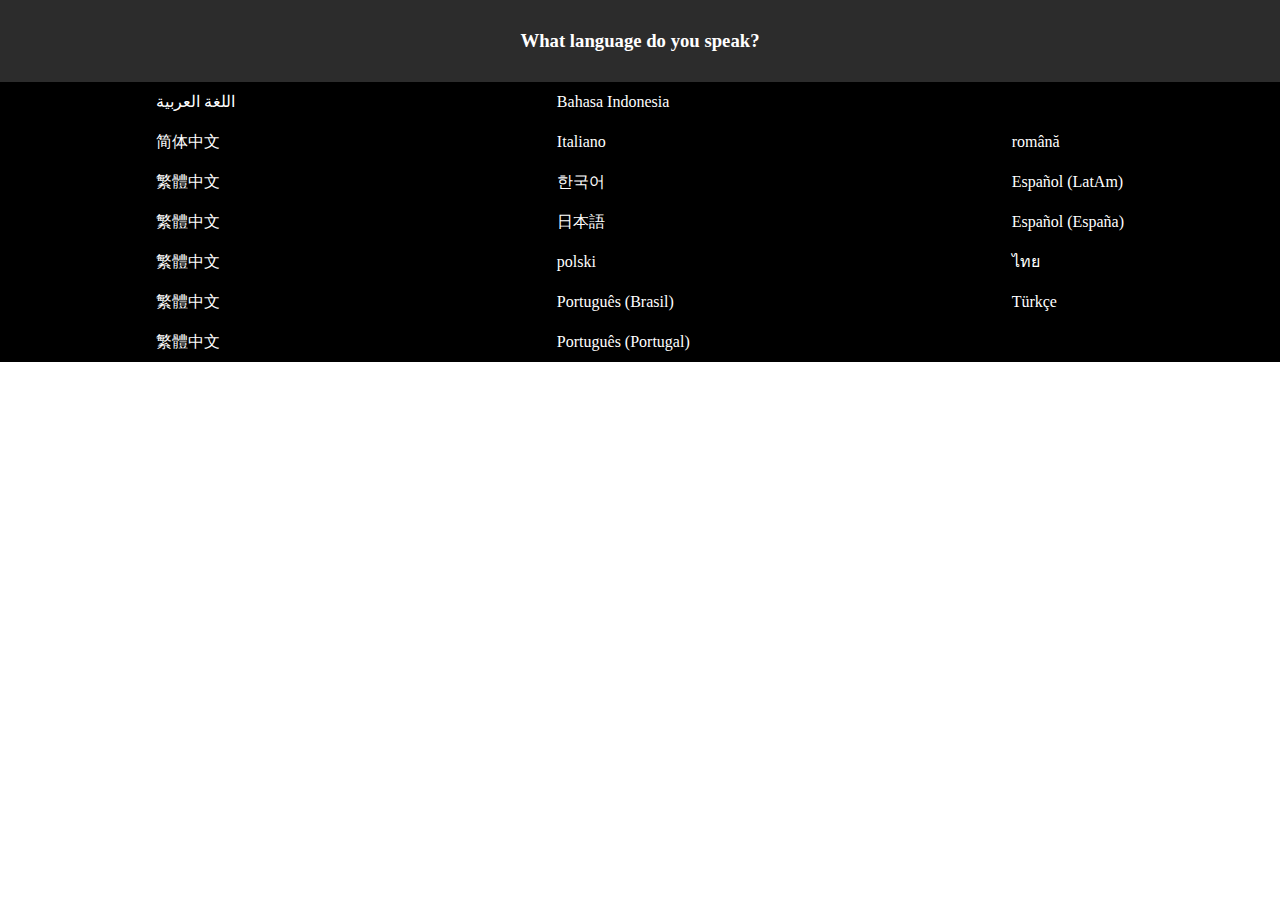
<file: dropdown se1/index.html>
<!DOCTYPE html>
<html lang="en">
<head>
    <meta charset="UTF-8">
    <meta name="viewport" content="width=device-width, initial-scale=1.0">
    <title>dropdown</title>
    <link rel="stylesheet" href="../dropdown se1/styles.css">
</head>
<body>
    <div class="wrapper-drp">
        <h3 class="hh3">What language do you speak?</h3>

        <div class="dropdown-head">
            <div class="dropdown-body">
                <ul>
                    <li><a href="">اللغة العربية
                    </a></li>
                    <li><a href="">简体中文
                    </a></li>
                    <li><a href="">繁體中文
                    </a></li>
                    <li><a href="">繁體中文
                    </a></li>
                    <li><a href="">繁體中文
                    </a></li>
                    <li><a href="">繁體中文
                    </a></li>
                    <li><a href="">繁體中文
                    </a></li>
                </ul>
            </div>
            <div class="dropdown-body">
                <ul>
                    <li><a href="">Bahasa Indonesia
                    </a></li>
                    <li><a href="">Italiano</a></li>
                    <li><a href=""> 한국어</a></li>
                    <li><a href=""> 日本語</a></li>
                    <li><a href="">polski</a></li>
                    <li><a href="">Português (Brasil)
                    </a></li>
                    <li><a href="">Português (Portugal)</a>
                    </li>
                </ul>
            </div>
            <div class="dropdown-body">
                <ul>
                    <li><a href="">română
                    </a></li>
                    <li><a href="">Español (LatAm)
                    </a></li>
                    <li><a href="">Español (España)
                    </a></li>
                    <li><a href="">ไทย
                    </a></li>
                    <li><a href="">Türkçe
                    </a></li>
                </ul>
            </div>
        </div>
    </div>
</body>
</html>
</file>
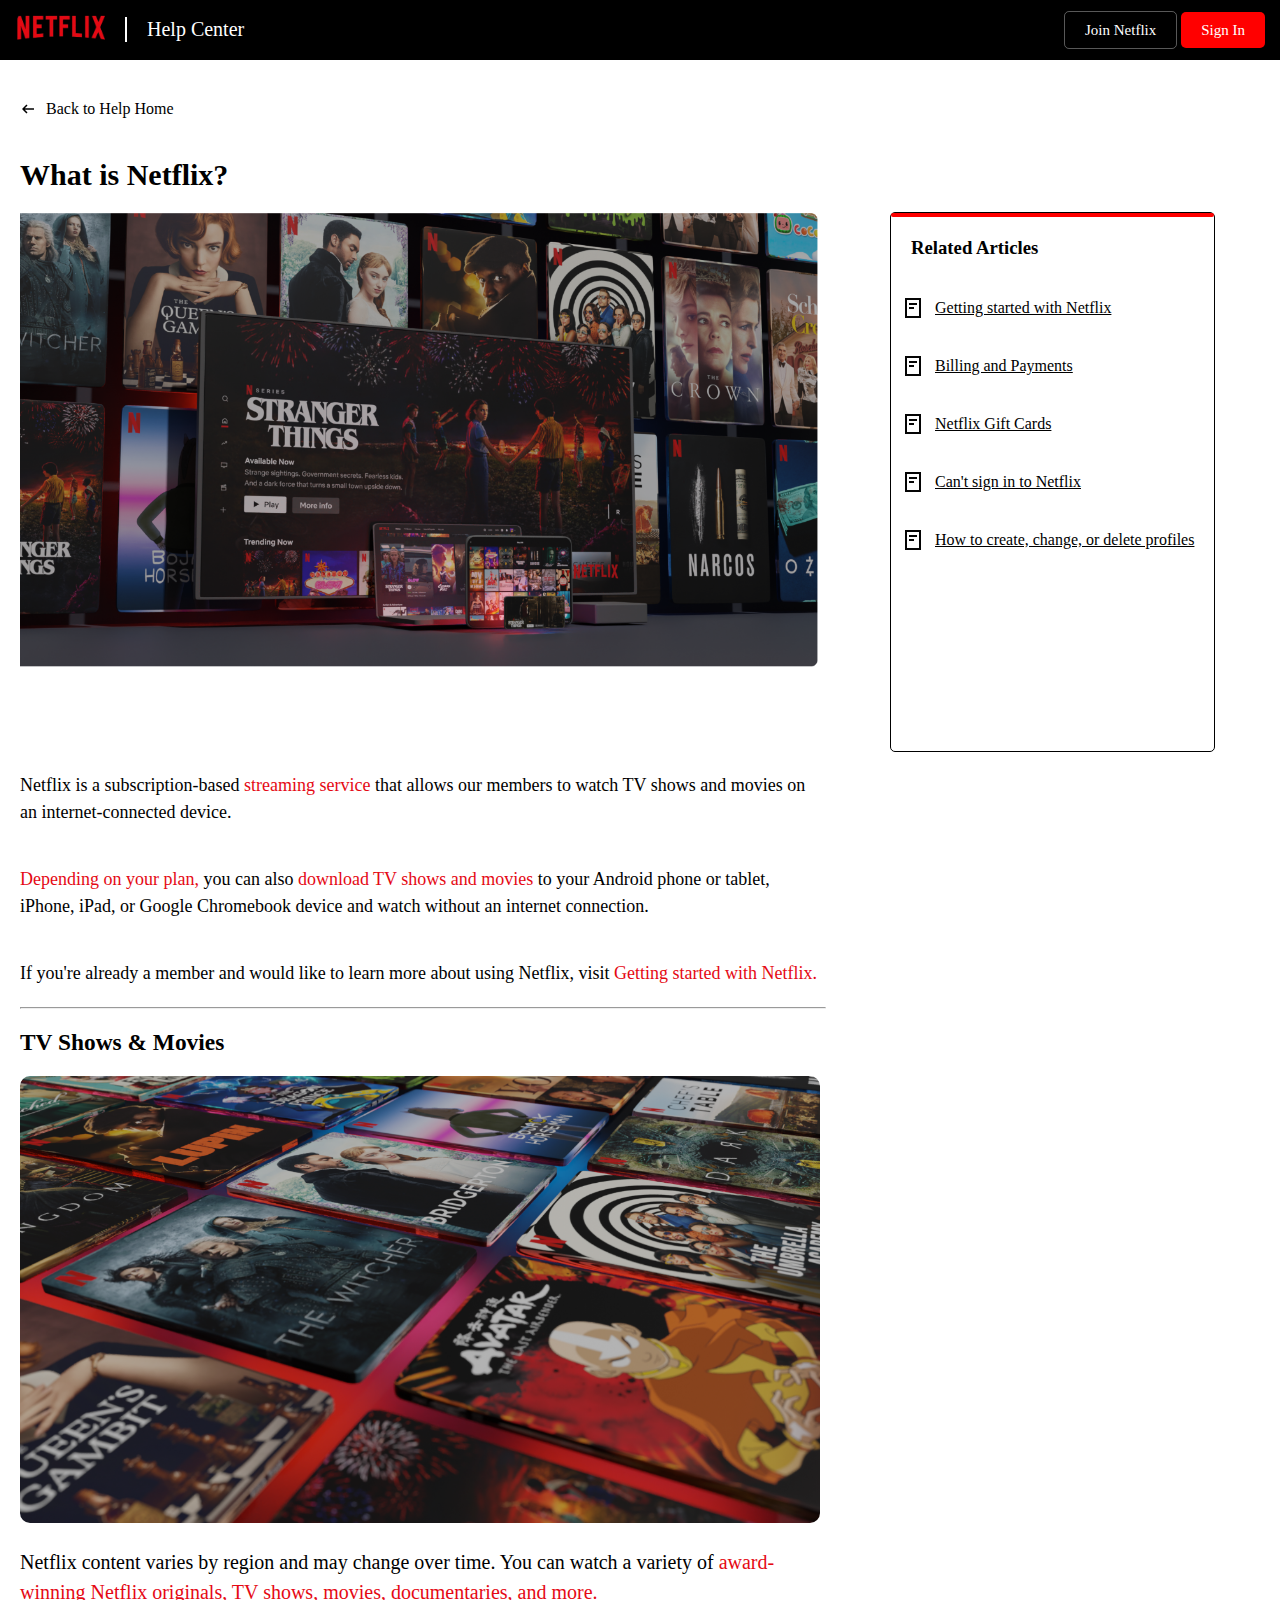
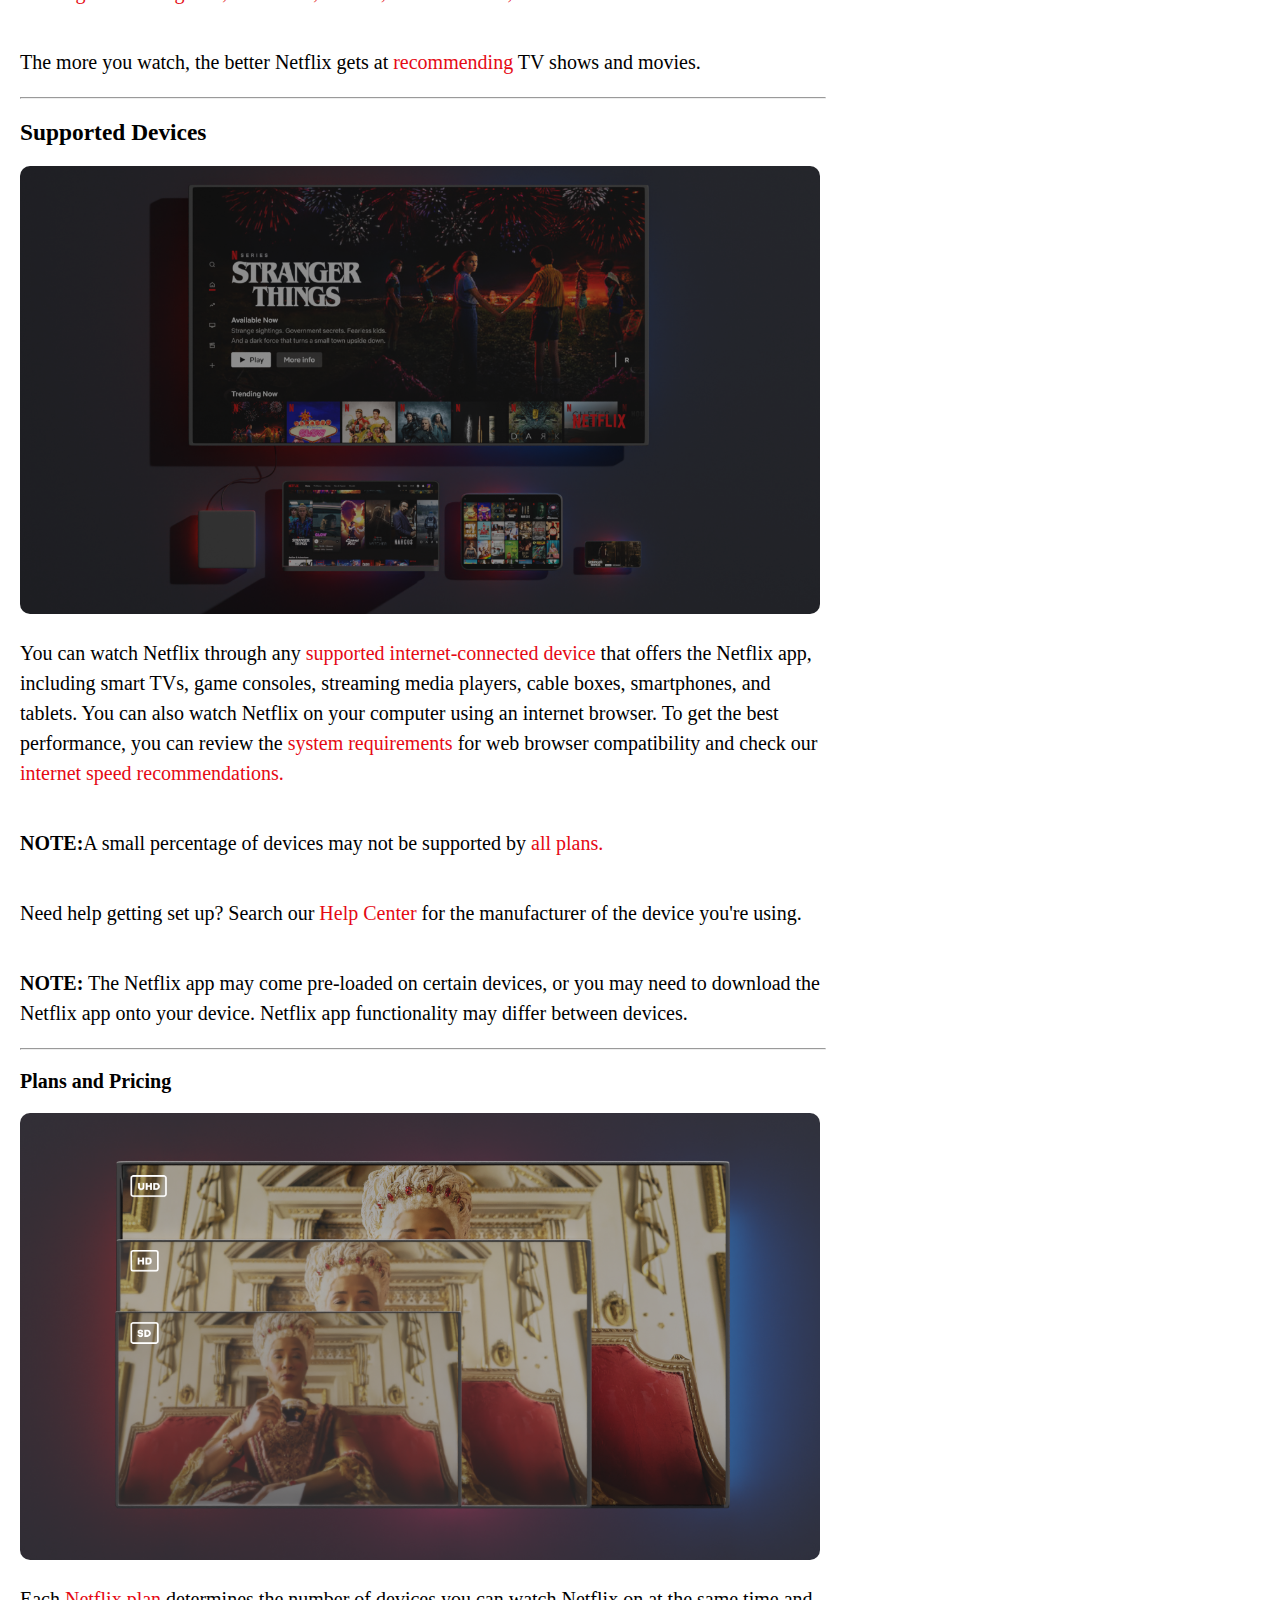
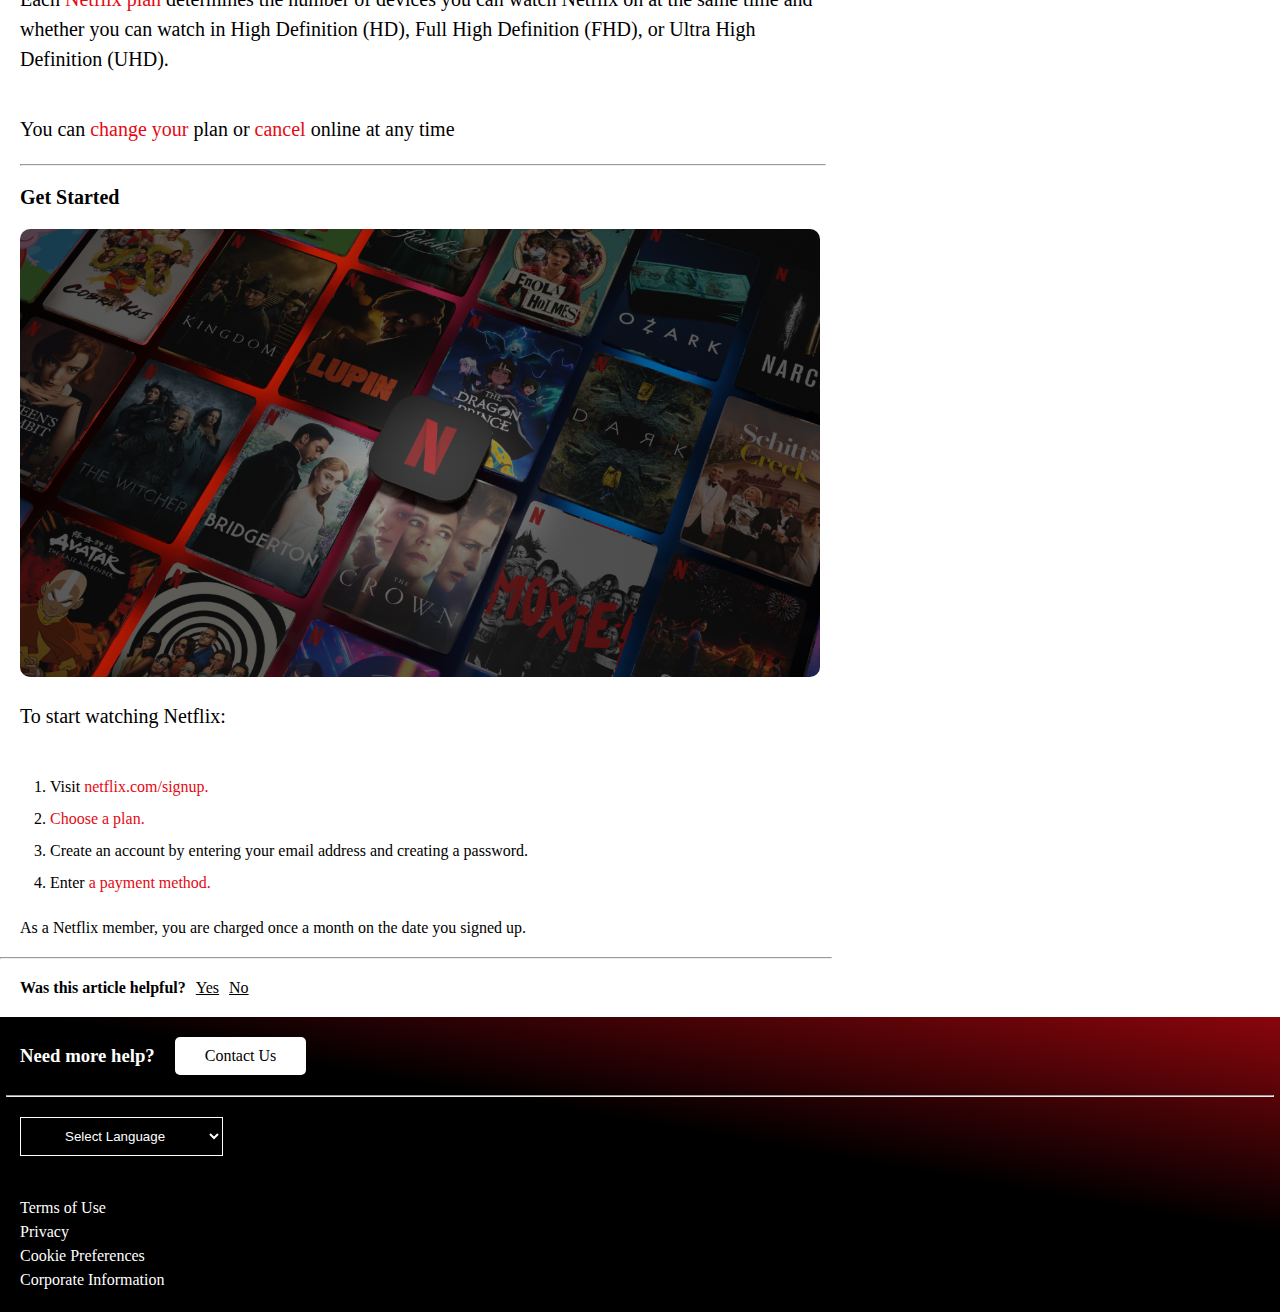
<file: FAQ/index.html>
<!DOCTYPE html>
<html lang="en">
<head>
    <meta charset="UTF-8">
    <meta name="viewport" content="width=device-width, initial-scale=1.0">
    <title>faq</title>
    <link rel="stylesheet" href="../FAQ/styles.css">
</head>
<body>
    <nav>
        <div class="faq-wrp">
            <div class="second-ing">
                <img src="../image/netflix lll.png" alt="" height="30px" style="padding: 0;">
                <div class="help1">Help Center</div>
            </div>
            <div class="faq-img">
                <a href=""><img src="../image/logooo-removebg-preview (1).png" alt="" width="90px"></a>
                <span class="line"></span>
                <a href="">Help Center</a>
            </div>
    

            <div class="faq-2nd">
                    <a class="Join" href="">Join Netflix</a>
                <a class="Sign" href="">Sign In</a>
            </div>
        </div>
    </nav>


    <div class="container">
       <div class="arrow">
            <a href=""> <svg width="16" height="16" viewBox="0 0 16 16" fill="none" xmlns="http://www.w3.org/2000/svg">
                <path fill-rule="evenodd" clip-rule="evenodd" d="M4.81 8.74697H13.9966V7.24697H4.81095L7.52932 4.52961L6.46886 3.46875L2.46959 7.46654C2.32891 7.60716 2.24985 7.79791 2.24982 7.99683C2.24978 8.19574 2.32876 8.38652 2.46939 8.5272L6.46866 12.528L7.52952 11.4675L4.81 8.74697Z" fill="black"></path>
            </svg>Back to Help Home</a>
       </div>
        <h1>What is Netflix?</h1>
        <div class="first-image-r">
            <span class="disokay"><img  src="../image/faq img1.png" alt="" width="800px"></span>
            <div class="arrange">                
                <div class="middle-line"></div>
                <h3>Related Articles</h3>
                <ul>
                    <li><svg width="24" height="24" viewBox="0 0 24 24" fill="none" xmlns="http://www.w3.org/2000/svg">
                        <rect x="8" y="7" width="8" height="2" fill="#050505"></rect>
                        <rect x="8" y="11" width="5" height="2" fill="#050505"></rect>
                        <path fill-rule="evenodd" clip-rule="evenodd" d="M18 4H6V20H18V4ZM4 2V22H20V2H4Z" fill="#050505"></path>
                      </svg><a href="">Getting started with Netflix</a></li>
                    <li><svg width="24" height="24" viewBox="0 0 24 24" fill="none" xmlns="http://www.w3.org/2000/svg">
                        <rect x="8" y="7" width="8" height="2" fill="#050505"></rect>
                        <rect x="8" y="11" width="5" height="2" fill="#050505"></rect>
                        <path fill-rule="evenodd" clip-rule="evenodd" d="M18 4H6V20H18V4ZM4 2V22H20V2H4Z" fill="#050505"></path>
                      </svg><a href="">Billing and Payments</a></li>
                    <li><svg width="24" height="24" viewBox="0 0 24 24" fill="none" xmlns="http://www.w3.org/2000/svg">
                        <rect x="8" y="7" width="8" height="2" fill="#050505"></rect>
                        <rect x="8" y="11" width="5" height="2" fill="#050505"></rect>
                        <path fill-rule="evenodd" clip-rule="evenodd" d="M18 4H6V20H18V4ZM4 2V22H20V2H4Z" fill="#050505"></path>
                      </svg><a href="">Netflix Gift Cards</a></li>
                    <li><svg width="24" height="24" viewBox="0 0 24 24" fill="none" xmlns="http://www.w3.org/2000/svg">
                        <rect x="8" y="7" width="8" height="2" fill="#050505"></rect>
                        <rect x="8" y="11" width="5" height="2" fill="#050505"></rect>
                        <path fill-rule="evenodd" clip-rule="evenodd" d="M18 4H6V20H18V4ZM4 2V22H20V2H4Z" fill="#050505"></path>
                      </svg><a href="">Can't sign in to Netflix</a></li>
                    <li><svg width="24" height="24" viewBox="0 0 24 24" fill="none" xmlns="http://www.w3.org/2000/svg">
                        <rect x="8" y="7" width="8" height="2" fill="#050505"></rect>
                        <rect x="8" y="11" width="5" height="2" fill="#050505"></rect>
                        <path fill-rule="evenodd" clip-rule="evenodd" d="M18 4H6V20H18V4ZM4 2V22H20V2H4Z" fill="#050505"></path>
                      </svg><a href="">How to create, change, or delete profiles</a></li>
                </ul>
            </div>
        </div>

        <div class="inner-text">
            <p>
                Netflix is a subscription-based <a href="">streaming service</a> that allows our members to watch TV shows and movies on an internet-connected device.
            </p>
    
            <p>
               <a href=""> Depending on your plan,</a> you can also <a href="">download TV shows and movies</a> to your Android phone or tablet, iPhone, iPad, or Google Chromebook device and watch without an internet connection.
            </p>
    
            <p>
                If you're already a member and would like to learn more about using Netflix, visit <a href="">Getting started with Netflix.</a>
            </p>

        </div>

        <hr>
        <div class="tv-show"> <h3>TV Shows & Movies</h3></div>

        <div class="snd-faqimg">
            <img src="../image/faq img 2.png" alt="" width="800px">

            <p>Netflix content varies by region and may change over time. You can watch a variety of <a href=""> award-winning Netflix originals, TV shows, movies, documentaries, and more.</a></p>

            <p>The more you watch, the better Netflix gets at <a href="">recommending</a> TV shows and movies.</p>
        </div>

        <hr>

        <div class="tv-show"> <h3>Supported Devices</h3></div>

        <div class="snd-faqimg">
            <img src="../image/faq img 3.png" alt="" width="800px">
            <p>
                You can watch Netflix through any <a href="">supported internet-connected device</a> that offers the Netflix app, including smart TVs, game consoles, streaming media players, cable boxes, smartphones, and tablets. You can also watch Netflix on your computer using an internet browser. To get the best performance, you can review the <a href="">system requirements</a> for web browser compatibility and check our <a href="">internet speed recommendations.</a>
            </p>
            <p>
                <strong>NOTE:</strong>A small percentage of devices may not be supported by <a href="">all plans.</a>
            </p>
            <p>
                Need help getting set up? Search our <a href="">Help Center</a> for the manufacturer of the device you're using.
            </p>
            <p>
               <strong>NOTE:</strong> The Netflix app may come pre-loaded on certain devices, or you may need to download the Netflix app onto your device. Netflix app functionality may differ between devices.
            </p>
        </div>
        <hr>
        <h3  class="tv-show">Plans and Pricing</h3>

        <div class="snd-faqimg">
            <img src="../image/faq img 4.png" alt="" width="800px">
            <p>
                Each <a href="">Netflix plan</a> determines the number of devices you can watch Netflix on at the same time and whether you can watch in High Definition (HD), Full High Definition (FHD), or Ultra High Definition (UHD).
            </p>

            <p>
                You can <a href="">change your</a> plan or <a href="">cancel</a> online at any time
            </p>
        </div>
        <hr>

        <h3 class="tv-show">Get Started</h3>

        <div class="snd-faqimg">
            <img src="../image/faq img5.png" alt="" width="800px">

            <p>To start watching Netflix:</p>
        </div>
    </div>

    <div class="last-page">
        <ol>
            <li>Visit <a href="">netflix.com/signup.</a></li>
            <li><a href="">Choose a plan.</a></li>
            <li>Create an account by entering your email address and creating a password.</li>
            <li>Enter <a href="">a payment method.</a></li>
        </ol>

        <p>As a Netflix member, you are charged once a month on the date you signed up.</p>

        <hr>

       <div class="yes">
           <strong>Was this article helpful?</strong>
           <a href="">Yes</a><a href="">No</a>
       </div>
    </div>

    <div class="footer">
            <span class="footer-fsth">
                <h3>Need more help?</h3>
                <span class="cus">Contact Us</span>
            </span>
        <hr class="ohr">

        <select name="" id="">
            <option value="">Select Language</option>
            <option value="">Espanol</option>
            <option value="">Filipino</option>
            <option value="">Espanol</option>
            <option value="">italiano</option>
            <option value="">Melayu</option>
            <option value="">Polski</option>
            <option value="">Romana</option>
            <option value="">Suomi</option>
            <option value="">Norsk Bokmal</option>
            <option value="">Suomi</option>
            <option value="">Svenska</option>
            <option value="">Nedalands</option>
            <option value="">Duetsch</option>
            <option value="">English</option>

        </select>

        <div class="footer-txt">
            <ul>
                <li><a href="">Terms of Use</a></li>
                <li><a href="">Privacy</a></li>
                <li><a href="">Cookie Preferences</a></li>
                <li><a href="">Corporate Information</a></li>
            </ul>
        </div>
    </div>
</body>
</html>
</file>
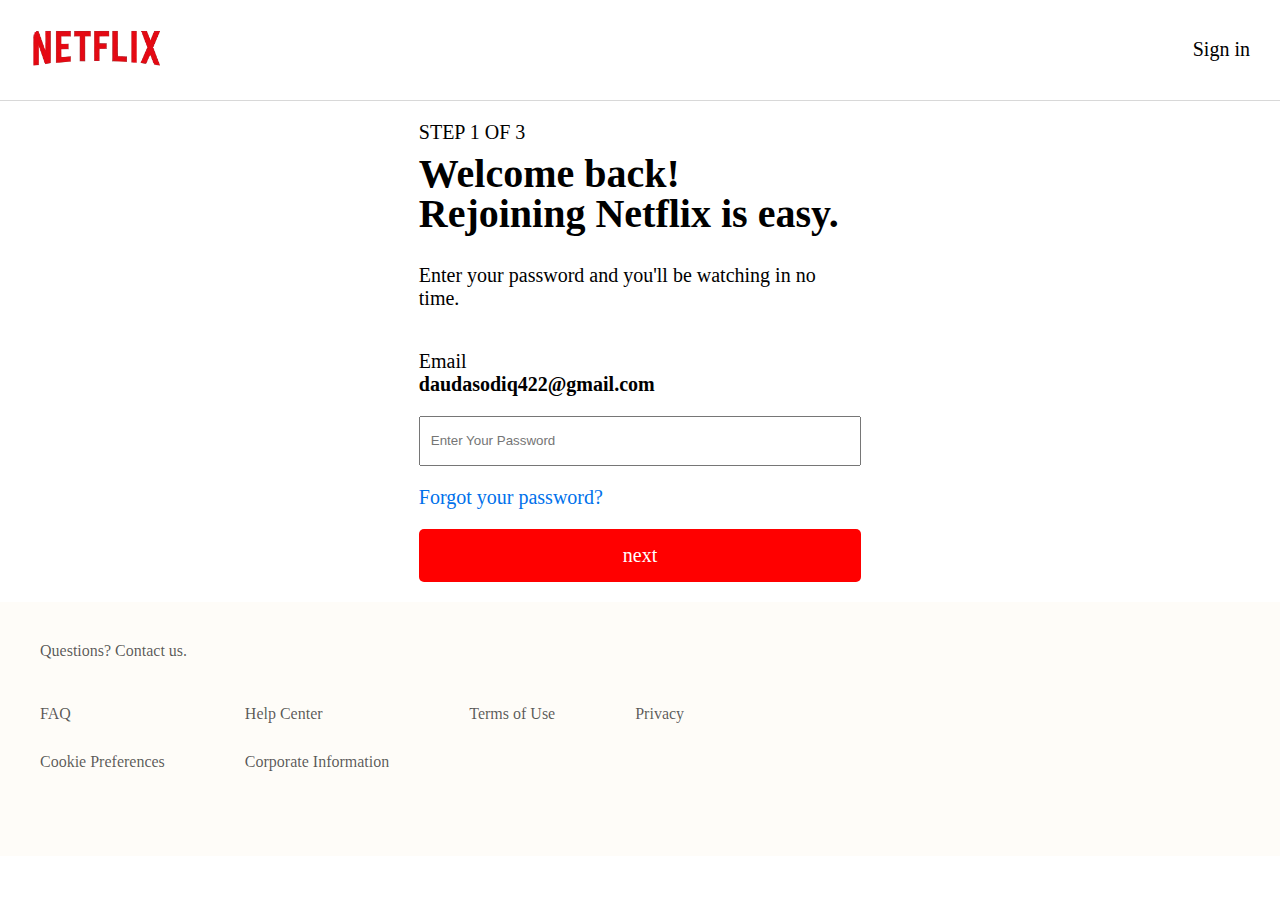
<file: GetStarted/index.html>
<!DOCTYPE html>
<html lang="en">
<head>
    <meta charset="UTF-8">
    <meta name="viewport" content="width=device-width, initial-scale=1.0">
    <title>GetStated</title>
    <link rel="stylesheet" href="../GetStarted/style.css">
</head>
<body>
    <header>
        <div class="header-wraper">
            <div><a href="../html/index.html"><img src="../image/logooo-removebg-preview (1).png" alt="" width="130px"></a></div>
            <div class="get-in"><a href="">Sign in</a></div>
        </div>
    </header>
  <!-- end of he header -->

  <!-- hero section -->
    <div class="hero-secwrp">
        <div class="hero-body">
            <p>STEP 1 OF 3</p>

            <div class="innertxt1">
                <p><h1>Welcome back!</h1></p>
                <p><h1>Rejoining Netflix is easy.</h1></p>
            </div>

            <p class="inertxt">Enter your password and you'll be watching in no time.</p>

            <div class="mailbox">
                <label for="">Email</label>

                <div><strong>daudasodiq422@gmail.com</strong></div>
            </div>

            <input type="password" placeholder="Enter Your Password" id="password" required>

            <div class="Forgot"><a href="">Forgot your password?</a></div>
            <div class="next"> <a href="">next</a></div>
        </div>
    </div>

    <footer>
        <div class="footer-wrap">
            <a class="Contact" href="">Questions? Contact us.</a>
            <div class="footer-body">
                <div>
                    <div><a href="">FAQ</a></div>
                    <div><a href="">Cookie Preferences</a></div>
                </div>
                <div>
                    <div><a href="">Help Center</a></div>
                    <div><a href="">Corporate Information</a></div>
                </div>
                <div>
                    <div><a href="">Terms of Use</a></div>
                </div>
                <div>
                    <div><a href="">Privacy</a></div>
                </div>
            </div>
        </div>
    </footer>
</body>
</html>
</file>
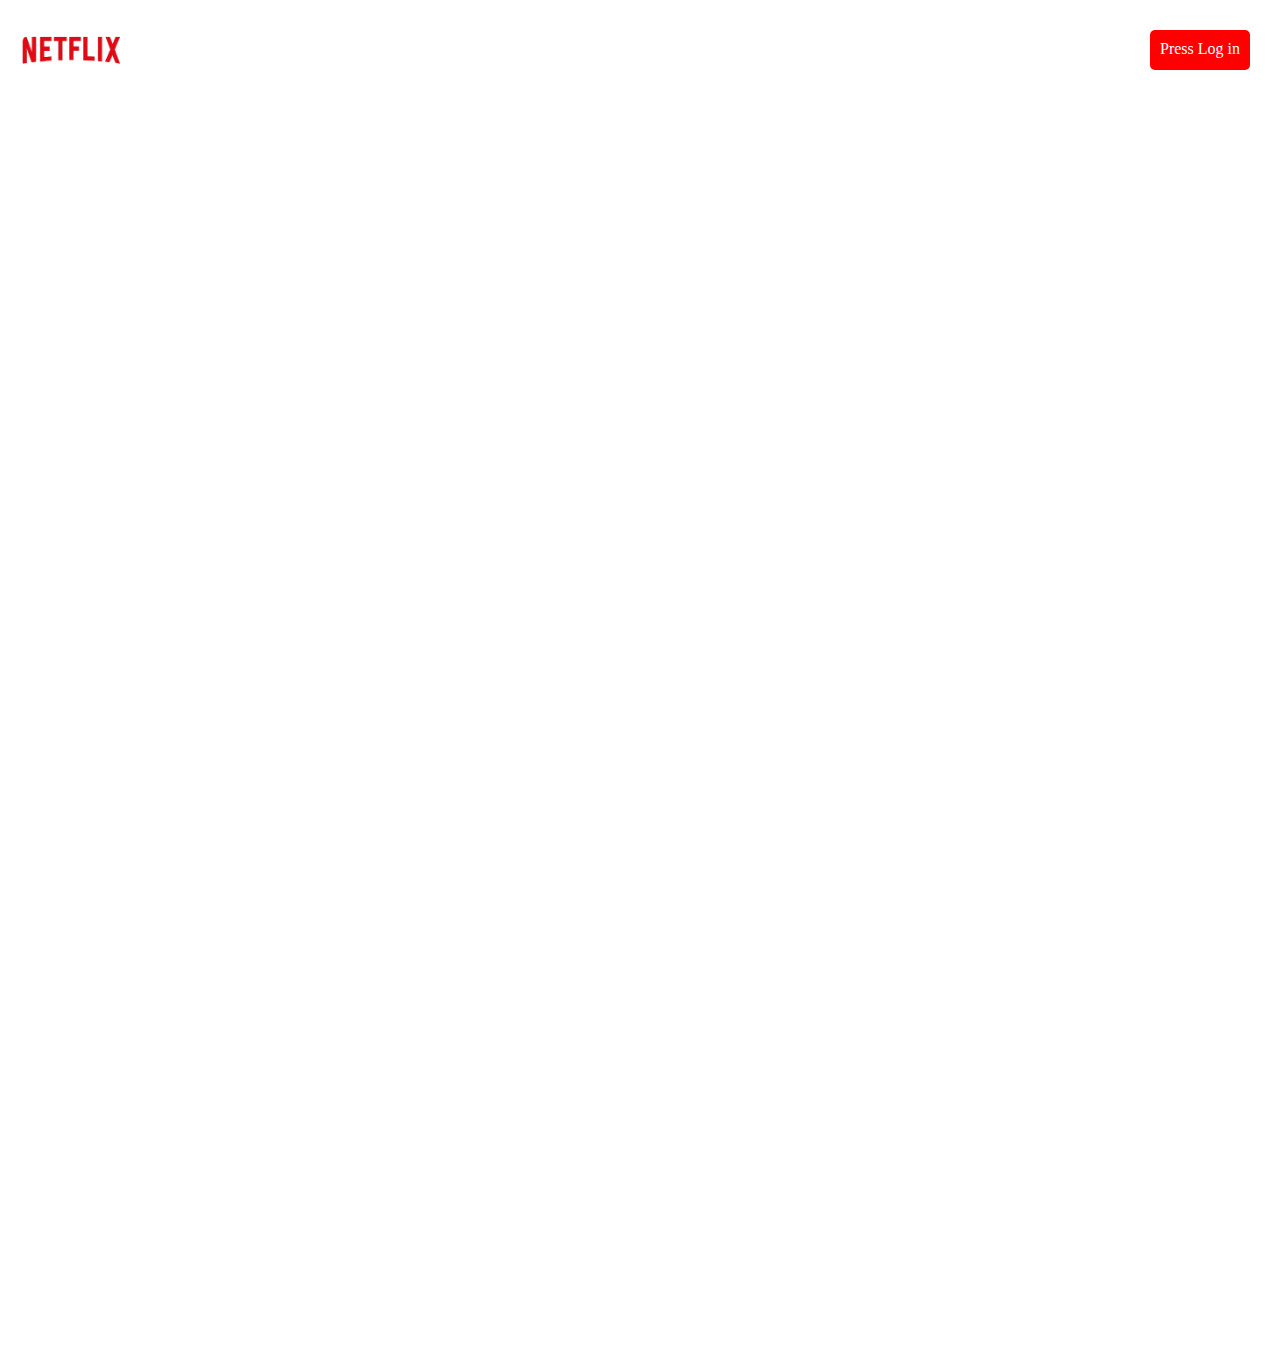
<file: media center/index.html>
<!DOCTYPE html>
<html lang="en">
<head>
    <meta charset="UTF-8">
    <meta name="viewport" content="width=device-width, initial-scale=1.0">
    <title>media</title>
    <link rel="stylesheet" href="../media center/styles.css">
</head>
<body>
    <div class="header">
        <nav>
            <div class="media-body">
                <div class="arrange">
                    <!-- <span class="header-img"></span> -->
                     <a href="">
                        <img src="../image/logooo-removebg-preview (1).png" alt="" width="100px">
                        <span>Media Center</span>
                     </a>
                </div>
    
                <div class="disok">
                    <ul>
                        <li><a class="" href="">English
                            <div class="wrapper-drp">
                                <h3 class="hh3">What language do you speak?</h3>
                        
                                <div class="dropdown-head">
                                    <div class="dropdown-body">
                                        <ul>
                                            <li><a href="">اللغة العربية
                                            </a></li>
                                            <li><a href="">简体中文
                                            </a></li>
                                            <li><a href="">繁體中文
                                            </a></li>
                                            <li><a href="">繁體中文
                                            </a></li>
                                            <li><a href="">繁體中文
                                            </a></li>
                                            <li><a href="">繁體中文
                                            </a></li>
                                            <li><a href="">繁體中文
                                            </a></li>
                                        </ul>
                                    </div>
                                    <div class="dropdown-body">
                                        <ul>
                                            <li><a href="">Bahasa Indonesia
                                            </a></li>
                                            <li><a href="">Italiano</a></li>
                                            <li><a href=""> 한국어</a></li>
                                            <li><a href=""> 日本語</a></li>
                                            <li><a href="">polski</a></li>
                                            <li><a href="">Português (Brasil)
                                            </a></li>
                                            <li><a href="">Português (Portugal)</a>
                                            </li>
                                        </ul>
                                    </div>
                                    <div class="dropdown-body">
                                        <ul>
                                            <li><a href="">română
                                            </a></li>
                                            <li><a href="">Español (LatAm)
                                            </a></li>
                                            <li><a href="">Español (España)
                                            </a></li>
                                            <li><a href="">ไทย
                                            </a></li>
                                            <li><a href="">Türkçe
                                            </a></li>
                                        </ul>
                                    </div>
                                </div>
                            </div> 
                        </a></li>
                        <li><a href="">Nigeria</a></li>
                        <li><a href="">Newsroom</a></li>
                        <li><a href="">Resourcess</a></li>
                        <span>
                            <li class="apply"><a href="">Apply</a></li>
                            <li class="log"><a href="">Press Log in</a></li>
                        </span>
                    </ul>
                </div>
            
            </div> 
        </nav>

        <div class="hero-section">
            <h3>Discover stories and </h3>
            <h3> experiences to share with</h3>
            <h3>Nigeria</h3>
        </div>
    </div>
  
</body>
</html>
</file>
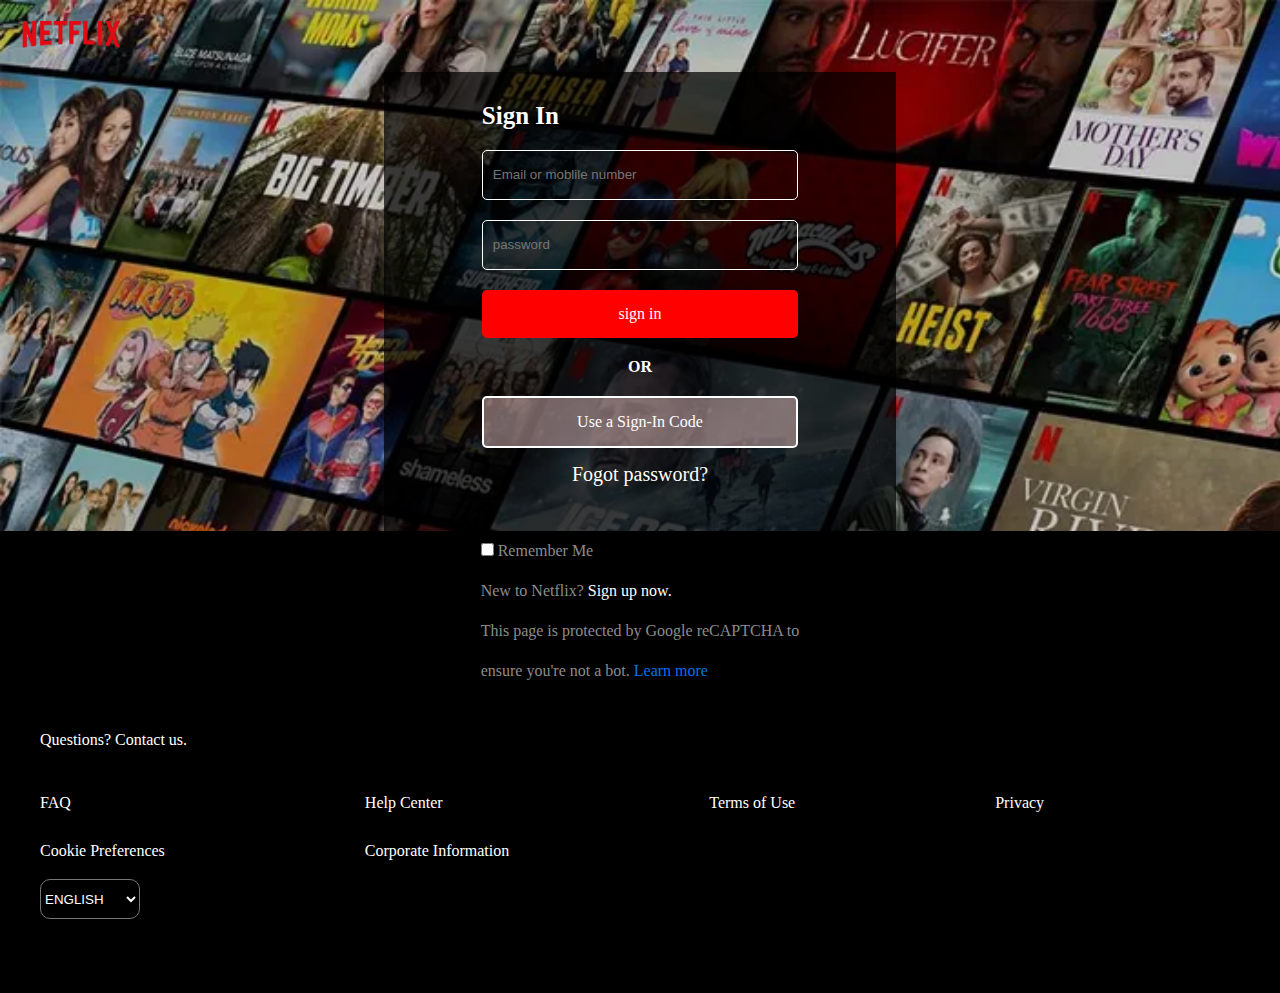
<file: sign up page/index.html>
<!DOCTYPE html>
<html lang="en">
<head>
    <meta charset="UTF-8">
    <meta name="viewport" content="width=device-width, initial-scale=1.0">
    <title>sign up</title>
    <link rel="stylesheet" href="../sign up page/styles.css">
</head>
<body>
    <header class="header">
        <div class="head-img">
            <img src="../image/logooo-removebg-preview (1).png" alt="" width="100px">
        </div>



        <section>

            <div class="hero-sec">
                <div>
                    <h3>Sign In</h3>
                </div>
    
                <div>
                    <div>
                        <div>
                            <input type="Email" placeholder="Email or moblile number" id="Email" required>
                        </div>
                    
                        <div>
                            <input type="password" placeholder="password" id="password" required>
                        </div>
                    </div>
                    <a class="anchor" href=""> sign in</a>
                </div>
                <div class="or-div">
                    <h4>OR</h4>
                </div>
                <a  class="s-code">Use a Sign-In Code</a>
                <a class="Fogot-p" href="">Fogot password?</a>
            </div>
     
        </section>

        <footer>
            <div class="container">
                <div class="contnt">
                    <input type="checkbox" placeholder="dhiduoc">
                    <label for="">Remember Me</label>
                    <div class="new">
                        New to Netflix? <a href="">Sign up now.</a>
                   </div>
                   <p>This page is protected by Google reCAPTCHA to </p>
                   <p class="ensure">ensure you're not a bot. <a href="">Learn more</a></p>
                </div>
            </div>
    
            <div class="footer-wrap">
                <a class="Contact" href="">Questions? Contact us.</a>
                <div class="footer-body">
                    <div>
                        <div><a href="">FAQ</a></div>
                        <div><a href="">Cookie Preferences</a></div>
                        <div class="option">
                            <select name="" id="">
                                <option value="ENGLISH">ENGLISH</option>
                            </select>
                        </div>
                    </div>
                    <div>
                        <div><a href="">Help Center</a></div>
                        <div><a href="">Corporate Information</a></div>
                    </div>
                    <div>
                        <div><a href="">Terms of Use</a></div>
                    </div>
                    <div>
                        <div><a href="">Privacy</a></div>
                    </div>
                </div>
            </div>
        </footer>
    </header>

   

   
</body>
</html>
</file>
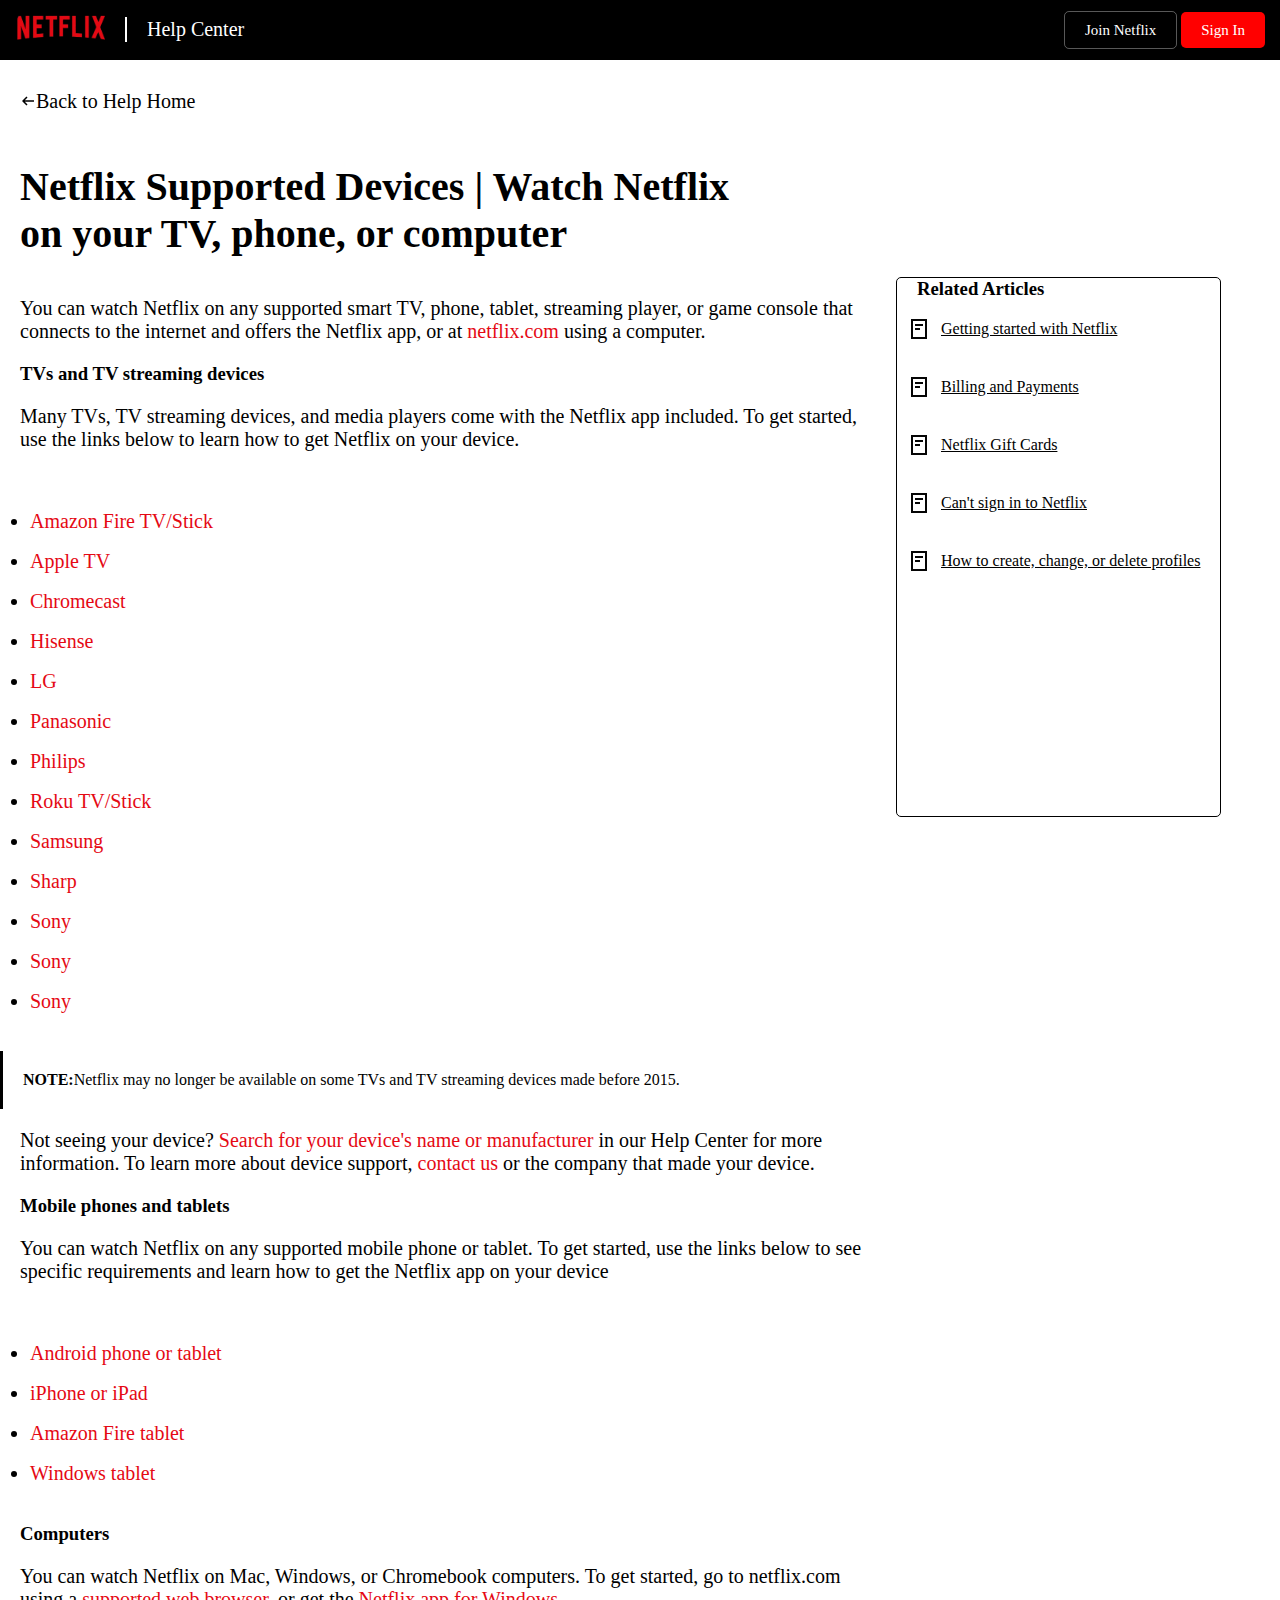
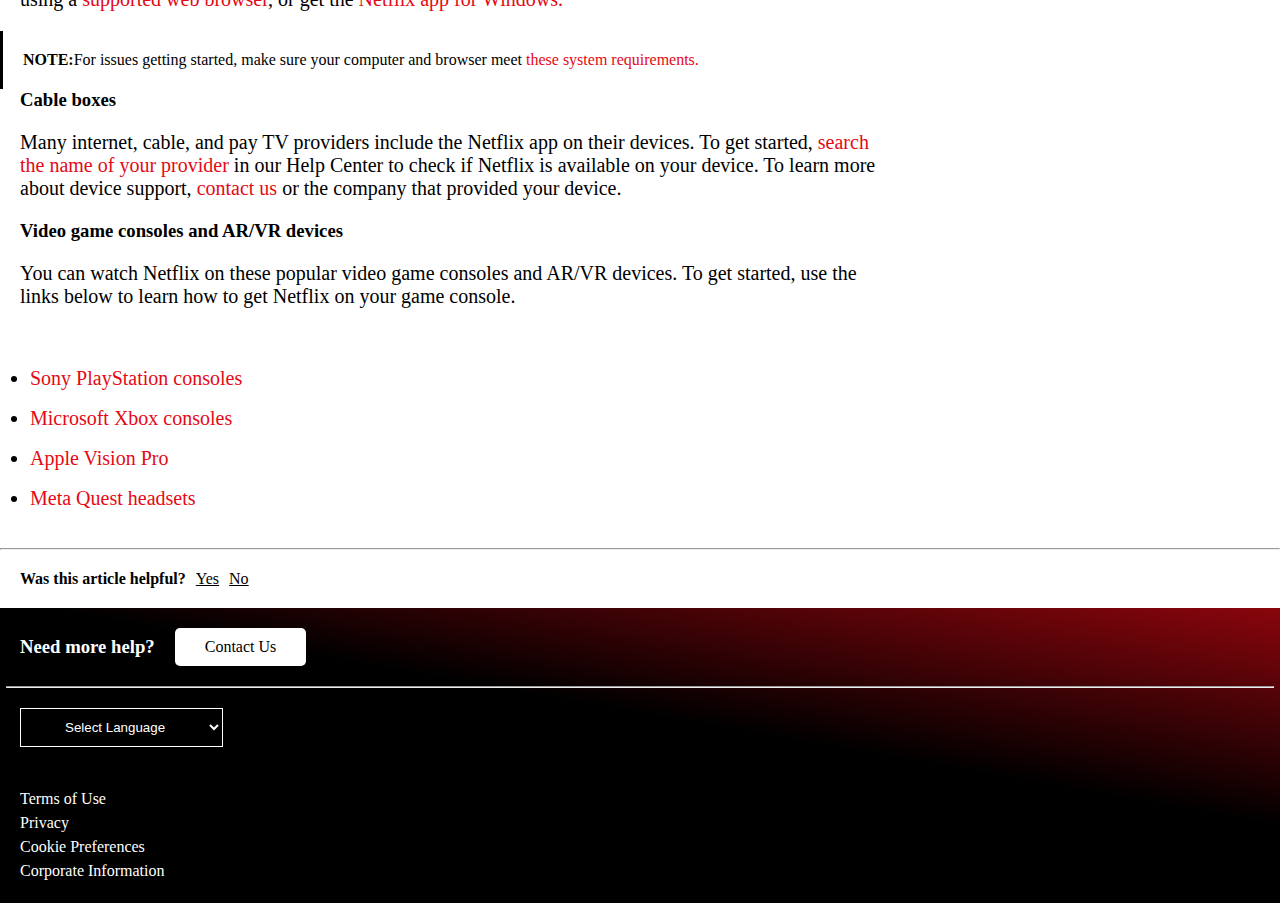
<file: waytowhatch/index.html>
<!DOCTYPE html>
<html lang="en">
<head>
    <meta charset="UTF-8">
    <meta name="viewport" content="width=device-width, initial-scale=1.0">
    <title>to watch</title>
    <link rel="stylesheet" href="../waytowhatch/styles.css">
</head>
<body>
    <nav>
        <div class="faq-wrp">
            <div class="second-ing">
                <img src="../image/netflix lll.png" alt="" height="30px" style="padding: 0;">
                <div class="help1">Help Center</div>
            </div>
            <div class="faq-img">
                <a href=""><img src="../image/logooo-removebg-preview (1).png" alt="" width="90px"></a>
                <span class="line"></span>
                <a href="">Help Center</a>
            </div>
    

            <div class="faq-2nd">
                    <a class="Join" href="">Join Netflix</a>
                <a class="Sign" href="">Sign In</a>
            </div>
        </div>
    </nav>

    <div class="container">
        
        <div>
            <div class="arrow">
                <a href=""> <svg width="16" height="16" viewBox="0 0 16 16" fill="none" xmlns="http://www.w3.org/2000/svg">
                    <path fill-rule="evenodd" clip-rule="evenodd" d="M4.81 8.74697H13.9966V7.24697H4.81095L7.52932 4.52961L6.46886 3.46875L2.46959 7.46654C2.32891 7.60716 2.24985 7.79791 2.24982 7.99683C2.24978 8.19574 2.32876 8.38652 2.46939 8.5272L6.46866 12.528L7.52952 11.4675L4.81 8.74697Z" fill="black"></path>
                </svg>Back to Help Home</a>
            </div>
            <div class="header">
                <h1>Netflix Supported Devices | Watch Netflix on your TV, phone, or computer</h1>
            </div>
        </div>
       
        <div class="okay">
            <div class="arranges">
                <p>You can watch Netflix on any supported smart TV, phone, tablet, streaming player, or game console that connects to the internet and offers the Netflix app, or at <a href="">netflix.com</a> using a computer.</p>
            </div>
            <div class="this-s">
                <div class="arrange">                
                    <h3>Related Articles</h3>
                    <ul>
                        <li><svg width="24" height="24" viewBox="0 0 24 24" fill="none" xmlns="http://www.w3.org/2000/svg">
                            <rect x="8" y="7" width="8" height="2" fill="#050505"></rect>
                            <rect x="8" y="11" width="5" height="2" fill="#050505"></rect>
                            <path fill-rule="evenodd" clip-rule="evenodd" d="M18 4H6V20H18V4ZM4 2V22H20V2H4Z" fill="#050505"></path>
                        </svg><a href="">Getting started with Netflix</a></li>
                        <li><svg width="24" height="24" viewBox="0 0 24 24" fill="none" xmlns="http://www.w3.org/2000/svg">
                            <rect x="8" y="7" width="8" height="2" fill="#050505"></rect>
                            <rect x="8" y="11" width="5" height="2" fill="#050505"></rect>
                            <path fill-rule="evenodd" clip-rule="evenodd" d="M18 4H6V20H18V4ZM4 2V22H20V2H4Z" fill="#050505"></path>
                        </svg><a href="">Billing and Payments</a></li>
                        <li><svg width="24" height="24" viewBox="0 0 24 24" fill="none" xmlns="http://www.w3.org/2000/svg">
                            <rect x="8" y="7" width="8" height="2" fill="#050505"></rect>
                            <rect x="8" y="11" width="5" height="2" fill="#050505"></rect>
                            <path fill-rule="evenodd" clip-rule="evenodd" d="M18 4H6V20H18V4ZM4 2V22H20V2H4Z" fill="#050505"></path>
                        </svg><a href="">Netflix Gift Cards</a></li>
                        <li><svg width="24" height="24" viewBox="0 0 24 24" fill="none" xmlns="http://www.w3.org/2000/svg">
                            <rect x="8" y="7" width="8" height="2" fill="#050505"></rect>
                            <rect x="8" y="11" width="5" height="2" fill="#050505"></rect>
                            <path fill-rule="evenodd" clip-rule="evenodd" d="M18 4H6V20H18V4ZM4 2V22H20V2H4Z" fill="#050505"></path>
                        </svg><a href="">Can't sign in to Netflix</a></li>
                        <li><svg width="24" height="24" viewBox="0 0 24 24" fill="none" xmlns="http://www.w3.org/2000/svg">
                            <rect x="8" y="7" width="8" height="2" fill="#050505"></rect>
                            <rect x="8" y="11" width="5" height="2" fill="#050505"></rect>
                            <path fill-rule="evenodd" clip-rule="evenodd" d="M18 4H6V20H18V4ZM4 2V22H20V2H4Z" fill="#050505"></path>
                        </svg><a href="">How to create, change, or delete profiles</a></li>
                    </ul>
                </div>
            </div>
        </div>
       <h3>TVs and TV streaming devices</h3> 

       <div class="arrang">
            <p>Many TVs, TV streaming devices, and media players come with the Netflix app included. To get started, use the links below to learn how to get Netflix on your device.</p>
       </div>

       <div class="list-it">
            <ul>
                <li><a href="">Amazon Fire TV/Stick</a></li>
                <li><a href="">Apple TV</a></li>
                <li><a href="">Chromecast</a></li>
                <li><a href="">Hisense</a></li>
                <li><a href="">LG</a></li>
                <li><a href="">Panasonic</a></li>
                <li><a href="">Philips</a></li>
                <li><a href="">Roku TV/Stick</a></li>
                <li><a href="">Samsung</a></li>
                <li><a href="">Sharp</a></li>
                <li><a href="">Sony</a></li>
                <li><a href="">Sony</a></li>
                <li><a href="">Sony</a></li>
            </ul>
        </div>
        <div class="note">
            <strong>NOTE:</strong><span>Netflix may no longer be available on some TVs and TV streaming devices made before 2015.</span>
        </div>

        <div class="arrang">
            <p>Not seeing your device? <a href="">Search for your device's name or manufacturer </a>in our Help Center for more information. To learn more about device support, <a href="">contact us</a> or the company that made your device.</p>
        </div>

        <h3>Mobile phones and tablets</h3>
        <div class="arrang">
            <p>You can watch Netflix on any supported mobile phone or tablet. To get started, use the links below to see specific requirements and learn how to get the Netflix app on your device</p>

        </div>
        <div class="list-it">
            <ul>
                <li><a href="">Android phone or tablet</a></li>
                <li><a href="">iPhone or iPad</a></li>
                <li><a href="">Amazon Fire tablet</a></li>
                <li><a href="">Windows tablet</a></li>
            </ul>
        </div>
        <h3>Computers</h3>
        

        <div class="arrang">
            <p>You can watch Netflix on Mac, Windows, or Chromebook computers. To get started, go to netflix.com using a <a href="">supported web browser</a>, or get the <a href=""> Netflix app for Windows.</a></p>
        </div>

        <div class="note">
            <div class="arrat"></div>
            <strong>NOTE:</strong><span>For issues getting started, make sure your computer and browser meet <a href="">these system requirements.</a></span>
        </div>

        <h3>Cable boxes</h3>
       

        <div class="arrang">
            <p>Many internet, cable, and pay TV providers include the Netflix app on their devices. To get started, <a href="">search the name of your provider</a> in our Help Center to check if Netflix is available on your device. To learn more about device support, <a href="">contact us</a> or the company that provided your device.</p>
        </div>

        <h3>Video game consoles and AR/VR devices</h3>
        <div class="arrang">
            <p>You can watch Netflix on these popular video game consoles and AR/VR devices. To get started, use the links below to learn how to get Netflix on your game console.</p>
        </div>


        <div class="list-it">
            <ul>
                <li><a href="">Sony PlayStation consoles</a></li>
                <li><a href="">Microsoft Xbox consoles</a></li>
                <li><a href="">Apple Vision Pro</a></li>
                <li><a href="">Meta Quest headsets</a></li>
            </ul>
        </div>

        <hr>
        <div class="yes">
            <strong>Was this article helpful?</strong>
            <a href="">Yes</a><a href="">No</a>
        </div>
        
    </div>

    <div class="footer">
        <span class="footer-fsth">
            <h3>Need more help?</h3>
            <span class="cus">Contact Us</span>
        </span>
    <hr class="ohr">

    <select name="" id="">
        <option value="">Select Language</option>
        <option value="">Espanol</option>
        <option value="">Filipino</option>
        <option value="">Espanol</option>
        <option value="">italiano</option>
        <option value="">Melayu</option>
        <option value="">Polski</option>
        <option value="">Romana</option>
        <option value="">Suomi</option>
        <option value="">Norsk Bokmal</option>
        <option value="">Suomi</option>
        <option value="">Svenska</option>
        <option value="">Nedalands</option>
        <option value="">Duetsch</option>
        <option value="">English</option>

    </select>

    <div class="footer-txt">
        <ul>
            <li><a href="">Terms of Use</a></li>
            <li><a href="">Privacy</a></li>
            <li><a href="">Cookie Preferences</a></li>
            <li><a href="">Corporate Information</a></li>
        </ul>
    </div>
</div>
    
</body>
</html>
</file>
<file: dropdown se1/styles.css>
*{
    margin: 0;
    padding: 0;
    box-sizing: border-box;
}
.wrapper-drp{
    height: 0;
    
}
.dropdown-head{
    display: flex;
    gap: 10px;
    line-height: 2.5em;
    margin: auto;
    /* width: 80%; */
    /* border: 2px solid red; */
    background-color: black;
}

.dropdown-head .dropdown-body ul li{
    list-style-type: none;
}

.dropdown-head .dropdown-body ul li a{
    text-decoration: none;
    color: white;
}
.dropdown-body{
    margin: auto;
}

.hh3{
    text-align: center;
    background-color: rgba(0, 0, 0, 0.826);
    padding: 30px 0px;
    color: white;
}
</file>
<file: FAQ/styles.css>
*{
    margin: 0;
    padding: 0;
    box-sizing: border-box;
}

.faq-wrp{
    display: flex;
    background-color: black;
    justify-content: space-between;
    align-items: center;
    padding: 15px;
    width: 100%;
    
}

.container h1{
    padding: 20px 0px;
    font-size: 30px;
    font-weight: 600;
}

.ohr{
    width: 99%;
    margin: auto;
}

.arrow a{
    display: flex;
    align-items: center;
    gap: 10px;
    text-decoration: none;
    color: black;
    padding: 20px 0px;
}

.arrow a:hover{
    text-decoration: underline;
    color: black;
}

.second-ing{
    display: flex;
    align-items: center;
    display: none;
}

.help1{
    color: white;
    font-size: 15px;
}
.faq-img{
    display: flex;
    align-items: center;
    gap: 20px;
}
.faq-img a{
    text-decoration: none;
    color: white;
    font-size: 20px;
}

.faq-img a:hover{
    text-decoration: underline;
    color: white;
}
.line{
    border: thin solid white;
    height: 25px;
}

.help{
    font-size: 20px;
    color: white;
}

.faq-2nd a{
    color: white;
    text-decoration: none;
    font-size: 15px;

}

.Join{
    padding: 10px 20px;
    border: thin solid rgba(255, 255, 255, 0.345);
    border-radius: 5px;
}

.Join:hover{
    border: thin solid white;
}

.Sign{
    background-color: red;
    padding: 10px 20px;
    border-radius: 5px;
}

.Sign:hover{
    background-color: brown;
}

/* ----end of nav bar---- */



/* ---medai quary for nav bar--- */
@media(max-width:120px){
    .faq-wrp{
        width: 100%;
    }
}
@media(max-width:601px){
    .faq-img {
        display: none;
    }
}
@media(max-width:600px){
    .second-ing{
        display: block;
    }
}
/* @media(max-width:593px){
    .footer h {
        display: block;
        gap: 20px;
        padding: 20px;
        border: 2px solid blue;
    }
    .cus{
        width: 100%;
    }
} */


/* hero section begins */
.container{
    width: 100%;
    padding: 20px ;
}
.first-image-r{
    display: flex;
    gap: 70px;
    /* flex-wrap: wrap; */

}

.arrange{
    border: thin solid black;
    height: 60vh;
    border-radius: 5px;
    
}

.arrange h3{
    padding: 20px;
}

.arrange ul li{
    display: flex;
    align-items: center;
    list-style-type:none ; 
    padding: 10px;
}

.arrange ul li a{
    color: black;
    padding: 10px;
}
.middle-line{
    border: 2px solid red;
    border-radius: 5px;
}

.inner-text p{
    width: 65%;
    line-height: 1.5em;
    font-size: 18px;
    padding: 20px 0px;
    flex-wrap: wrap;

}

.inner-text p a{
    text-decoration: none;
    color: #e50914;
}

.inner-text p a:hover{
    text-decoration: underline;
    color: #e50914;
}

hr{
    /* padding: 20px; */
    width: 65%;
}



/* media quary */
@media(max-width:1193px){
    .first-image-r{
        gap: 30px;
    }
}

@media(max-width:1040px){
    .arrange{
        display: none;
    }
}

@media(max-width:1120px){
    .disokay img{
        width: 100%;
        
    }
}

@media(max-width:1120px){
    .snd-faqimg img{
        width: 100%;
    }
}

@media(max-width:600px){
    .foot-fsth{
        width: 100% !important;
        display: block !important;
        
    }
}


.tv-show{
    padding: 20px 0px;
    font-size: 20px;
}

.snd-faqimg img{
    border-radius: 10px;
}

.snd-faqimg  p{
    width: 65%;
    line-height: 1.5em;
    padding: 20px 0px;
    font-size: 20px;
}

.snd-faqimg  p a{
    text-decoration: none;
}

.snd-faqimg  p a:hover{
    text-decoration: underline;
    color: #e50914;
}

.snd-faqimg  p a{
    color: #e50914;
}

/* end of img page */

.last-page ol {
    padding: 0px 50px ;
    /* border: 2px solid red; */
    line-height: 2em;
}

.last-page ol li a{
    text-decoration: none;
    color: #e50914;
}

.last-page ol li a:hover{
    text-decoration: underline;
    color: #e50914;
}

.last-page p{
    padding: 20px; 
}

.yes{
    display: flex;
    gap: 10px;
    padding: 20px;
}
.yes a{
    color: #000;
}

.footer{
    background: linear-gradient(10deg, rgba(229, 9, 20, 0) 58%, rgb(229, 9, 20) 128%), #000;
    color: white;
}

.footer-fsth{
    display: flex;
    gap: 20px;
    align-items: center;
    padding: 20px;
}
.cus{
    padding: 10px 30px;
    background-color: white;
    color: black;
    border-radius: 5px;
}
.cus:hover{
    background-color: rgba(255, 255, 255, 0.534);
}


select{
    padding: 10px 40px;
    border: thin solid white;
    margin: 20px;
    color: white;
    background-color: black;
}

select option{
    background-color: white;
    color: black;
}
select:hover{
    background-color: rgba(255, 255, 255, 0.489);
}

.footer-txt{
    line-height: 1.5em;
    padding: 20px;
}
.footer-txt ul li{
    list-style-type: none;
}

.footer-txt ul li a{
    text-decoration: none;
    color: white;
}

.footer-txt ul li a:hover{
    text-decoration: underline;
    color: white;
}
</file>
<file: GetStarted/style.css>
*{
    margin: 0;
    padding: 0;
    box-sizing: border-box;
}

.header-wraper{
    display: flex;
    justify-content: space-between;
    align-items: center;
    padding: 30px;
    border-bottom: thin solid rgba(0, 0, 0, 0.153);
}
.get-in a{
    font-size: 20px;
    color: black;
    text-decoration: none;
    transition: 0.20;
}
.get-in a:hover{
    text-decoration: underline;
    color: black;
}
/* header ends */

.hero-secwrp{
    display: flex;
    width: 80%;
    margin: auto;
}

.mailbox{
    padding: 20px 0px;
}

.hero-body{
    margin: auto;
    padding: 20px;
    font-size: 20px;
}

.inertxt {
    width: 90%;
    padding: 20px 0px;
}
.hero-body input{
    height: 50px;
    width: 100%;
    padding: 10px;
}
.innertxt1{
    padding: 10px 0px;
    line-height: 2em;
}

.Forgot{
    padding: 20px 0px;
}

.Forgot a{
    color: #0071eb;
    text-decoration: none;
    transition: 0.20s;
}
.Forgot a:hover{
    text-decoration: underline;
    color:#0071eb ;
}
.next a{
    text-decoration: none;
    color: white;
    display: block;
    text-align: center;
    background-color: red;
    padding: 15px;
    width: 100%;
    font-weight: 500;
    border-radius: 5px;
    text-decoration: none;
    color: white;
}

.footer-wrap{
    background-color: rgba(250, 235, 215, 0.164);
    /* margin-top: 150px; */
    padding: 40px ;
}

.footer-body{
    display: flex;
    gap: 80px;
    line-height: 3em;
    padding: 30px 0px;
}
.Contact{
    text-decoration: none;
    transition: 0.20s;
    color: rgba(0, 0, 0, 0.653);
}

.Contact:hover{
    text-decoration: underline;
}

.footer-body a{
    text-decoration: none;
    transition: 0.20s;
    color: rgba(0, 0, 0, 0.653);
}

.footer-body a:hover{
    text-decoration: underline;
}

/* media quary for footer */

@media(max-width:594px){
    .footer-body{
        display: block;
    }
}
</file>
<file: media center/styles.css>
*{
    margin: 0;
    padding: 0;
    box-sizing: border-box;
}

.header{
    /* background-size: 100%; */
    background-image: url(https://media.netflix.com/static/images/streams-bg.png);
    background-repeat: repeat-y;
    background-size: contain;
    height: 150vh;
    z-index: -1;
}
.media-body{
    display: flex;
    justify-content: space-between;
    align-items: center;
    gap: 30px;
    padding: 20px;
    color: white;
    /* border: 2px solid yellow; */
    /* position: static; */
    /* z-index: 1; */
}

/* .media-body span{
   /* align-items: center; 
}*/
.acent{
    align-items: center;
    text-decoration: none;
    font-size: 20px;
    font-family: sans-serif;
    font-weight: 300;
    /* padding-bottom: 70px; */
    text-align: center;
    border: 2px solid blueviolet;
}
.disok ul{
    display: flex;
    gap: 50px;
    list-style-type: none;
    padding: 10px;
    align-items: center;
}
.disok ul a{
    text-decoration: none;
    color: white;
    /* transition: 0.35s; */
}

.apply{
    border: 1px solid white;
    padding: 10px;
    border-radius: 5px;
}

.log{
    background-color: red;
    padding: 10px;
    border-radius: 5px;
}

.disok span{
    display: flex;
    gap: 10px;
}

.disok ul li:hover{
    background-color: rgba(255, 255, 255, 0.094);
    padding: 10px;
    border-radius: 5px;
    transition: 0.15s;
}
/* end of the header */

.hero-section h3{
    text-align: center;
    font-size: 45px;
    line-height: 1.5em;
    font-weight: 700;
    color: white;
}
.arrange a{
    /* border: solid red; */
    display: flex;
    align-items: center;
    font-size: 15px;
    gap: 1em;
    color: white;
    text-decoration: none;
    
}

/* drop down section */

.wrapper-drp{
    display: none;
}
.dropdown-head{
    display: flex;
    gap: 10px;
    line-height: 2.5em;
    margin: auto;
   
    background-color: black;
}

.dropdown-head .dropdown-body ul li{
    list-style-type: none;
}

.dropdown-head .dropdown-body ul li a{
    text-decoration: none;
    color: white;
}
.dropdown-body{
    margin: auto;
}

.hh3{
    text-align: center;
    background-color: rgba(0, 0, 0, 0.826);
    padding: 30px 0px;
    color: white;
}

.english:focus .wrapper-drp{
    display: block !important;
}

/* drp down */

.wrapper-drp{
    height: 0;
    
}
.dropdown-head{
    display: flex;
    gap: 10px;
    line-height: 2.5em;
    margin: auto;
    /* width: 80%; */
    /* border: 2px solid red; */
    background-color: black;
}

.dropdown-head .dropdown-body ul li{
    list-style-type: none;
}

.dropdown-head .dropdown-body ul li a{
    text-decoration: none;
    color: white;
}
.dropdown-body{
    margin: auto;
}

.hh3{
    text-align: center;
    background-color: rgba(0, 0, 0, 0.826);
    padding: 30px 0px;
    color: white;
}
</file>
<file: sign up page/styles.css>
*{
    margin: 0;
    padding: 0;
    box-sizing: border-box;

}
body{
  background-color: rgb(0, 0, 0); 
}


.header{
    background-image: url(../image/2nd\ netflix\ img.webp);
    background-repeat: no-repeat;
    background-size: cover;
}

@media(max-width:1040px){
    body{
        width: 100%;
    }
}

.head-img {
    padding: 20px;
    width: 20px;
}
.hero-sec {
    background-color: rgba(0, 0, 0, 0.71);
    width: 40%;
    padding: 30px;
    margin: auto;
}

.hero-sec h3 {
    color: white;
    margin: auto;
    width: 70%;
    font-size: 25px;
}
.hero-sec input {
    display: block;
    height: 50px;
    width: 70%;
    padding: 10px;
    margin: 20px auto;
    border-radius:5px ;
    border: 1px solid white;
    background-color: inherit;
    color: white;
}
.anchor {
    display: block;
    margin: auto;
    text-align: center;
    background-color: red;
    padding: 15px;
    width: 70%;
    font-weight: 500;
    border-radius: 5px;
    text-decoration: none;
    color: white;
}

.or-div h4 {
    text-align: center;
    /* margin:30px auto; */
    color: white;
    padding: 20px;
}

.s-code {
    display: block;
    margin: auto; 
    width: 70%;
    color: white;
    background-color: rgba(216, 181, 181, 0.516);
    border-radius: 5px;
    padding: 15px;
    text-align: center;
    text-decoration: none;
    border: 2px solid white;
}

.Fogot-p{
    display: block;
    margin: auto; 
    width: 70%;
    color: white; 
    padding: 15px;
    text-align: center;
    text-decoration: none;
    font-size: 20px; 
    transition: 0.20s;
}

.Fogot-p:hover{
    text-decoration:underline ;
    color: azure;
}

@media(max-width:900px){
    .hero-sec{
        width: 100%;
    }
}

@media(max-width:600px){
    .hero-sec{
        display: block;
        width: 100%;

    }
}

@media(max-width:1420px){
    .footer-body{
        flex-wrap: wrap;
        gap: 0;
    }
}

/* hero section end  */

/*  footer begin */


footer{
    background-color: black;
}
.container{
    display: flex;
    color: #8c8c8c;
    width: 100%;
    line-height: 2.5em;
}


.contnt{
    margin: auto;
    
}

.new{
    /* text-align: center; */
    /* padding:10px; */
}
.new a{
    color: white;
    text-decoration: none;
    transition: 0.20s;
}
.new a:hover{
    text-decoration:underline ;
    color: azure; 
}

.ensure a{
    color: #0071eb;
    text-decoration: none;
    transition: 0.2s;
}
.ensure a:hover{
    text-decoration: underline;
}

.footer-wrap{
    padding: 40px;
    flex-wrap: wrap;
}

.footer-body{
    display: flex;
    gap: 200px;
    line-height: 3em;
    padding: 30px 0px;
    flex-wrap: wrap;
}
.Contact{
    text-decoration: none;
    transition: 0.20s;
    color: white;
}

.Contact:hover{
    text-decoration: underline;
}

.footer-body a{
    text-decoration: none;
    transition: 0.20s;
    color: white;
}

.footer-body a:hover{
    text-decoration: underline;
}

.option{
    border-radius: 10px;  
}

.option select{
    background-color: inherit;
    color: white;
    /* padding: 5px; */
    width: 100px;
    height: 40px;
    border-radius: 10px;
}
</file>
<file: waytowhatch/styles.css>
*{
    padding: 0;
    margin: 0;
    box-sizing: border-box;
}

.faq-wrp{
    display: flex;
    background-color: black;
    justify-content: space-between;
    align-items: center;
    padding: 15px;
    width: 100%;
    
}

.container h1{
    padding: 20px 0px;
    font-size: 30px;
    font-weight: 600;
}

.ohr{
    width: 99%;
    margin: auto;
}
 

.second-ing{
    display: flex;
    align-items: center;
    display: none;
}

.help1{
    color: white;
    font-size: 15px;
}
.faq-img{
    display: flex;
    align-items: center;
    gap: 20px;
}
.faq-img a{
    text-decoration: none;
    color: white;
    font-size: 20px;
}

.faq-img a:hover{
    text-decoration: underline;
    color: white;
}
.line{
    border: thin solid white;
    height: 25px;
}

.help{
    font-size: 20px;
    color: white;
}

.faq-2nd a{
    color: white;
    text-decoration: none;
    font-size: 15px;

}

.Join{
    padding: 10px 20px;
    border: thin solid rgba(255, 255, 255, 0.345);
    border-radius: 5px;
}

.Join:hover{
    border: thin solid white;
}

.Sign{
    background-color: red;
    padding: 10px 20px;
    border-radius: 5px;
}

.Sign:hover{
    background-color: brown;
}





/* ---medai quary for nav bar--- */
@media(max-width:120px){
    .faq-wrp{
        width: 100%;
    }
}
@media(max-width:601px){
    .faq-img {
        display: none;
    }
}
@media(max-width:600px){
    .second-ing{
        display: block;
    }
}
/* ----end of nav bar---- */

@media(max-width:1000px){
    .arrange{
        display: none;
    }
    .container .header{
        width: 100%;
    }
    .container .okay{
        width: 100%;
    }
    .container .arrang p{
        width: 100%;
    }
    .container .list-it ul li a{
        width: 100%;
    }
}

@media(max-width:1000px){
    .footer .footer-fsth{
        display: block;
        width: 100%;
    }
}

@media(max-width:1000px){
    .footer .footer-fsth h3{
        height: 10vh;
        width: 100%;
    }
}
@media(max-width:1000px){
    .footer .footer-fsth .cus{
        width: 100%;
        border: 2px solid red;
    }
}

.note{
    padding: 20px;
    border-left: 3px solid black;
}

.arrow a{
    display: flex;
    align-items: center;
    text-decoration: none;
    color: black;
    padding: 30px 20px;
    font-size: 20px;
    transform: translate(2s);
}

.arrange{
    position: absolute;
    border: thin solid black;
    height: 60vh;
    border-radius: 5px;
    
}


.arrange ul li{
    display: flex;
    align-items: center;
    list-style-type:none ; 
    padding: 10px;
}

.arrange ul li a{
    color: black;
    padding: 10px;
}
.arrow a:hover{
    text-decoration: underline;
    color: black;
}
.header{
    width: 60%;
    padding-left: 20px;
}
.header h1{
    width: 100%;
    font-size: 40px;
    font-weight: 900;

}
.container p{
    width: 100%;
    font-size: 20px;
    font-weight: 500;
    padding: 20px;
}

.container h3{
    padding: 0px 20px;
}

.list-it{
    line-height: 2em;
    font-size: 20px;
}

.list-it ul li a{
    color: #e50914;
    text-decoration: none;
    /* padding: 20px; */
}

.list-it ul li a:hover{
    text-decoration: underline;
    color: #e50914;
}

.list-it ul{
    padding: 30px;
}



.okay{
    display: flex;
    gap: 10px;
    width: 70%;
}

.arranges p a{
    text-decoration: none;
}

.arranges a{
    color: #e50914;
}

.arranges a:hover{
    text-decoration: underline;
    color: #e50914;
}


.arrang p{
    width: 70%;
}

.arrang p a{
    text-decoration: none;
}
.arrang a{
    color: #e50914;
}

.arrang p a:hover{
    text-decoration: underline;
    color: #e50914
}



.note a{
    color: #e50914;
    text-decoration: none;
}

.note a:hover{
    text-decoration: underline;
    color: #e50914;
}

.yes{
    display: flex;
    gap: 10px;
    padding: 20px;
}
.yes a{
    color: #000;
}



.footer{
    background: linear-gradient(10deg, rgba(229, 9, 20, 0) 58%, rgb(229, 9, 20) 128%), #000;
    color: white;
}

.footer-fsth{
    display: flex;
    gap: 20px;
    align-items: center;
    padding: 20px;
}
.cus{
    padding: 10px 30px;
    background-color: white;
    color: black;
    border-radius: 5px;
}
.cus:hover{
    background-color: rgba(255, 255, 255, 0.534);
}


select{
    padding: 10px 40px;
    border: thin solid white;
    margin: 20px;
    color: white;
    background-color: black;
}

select option{
    background-color: white;
    color: black;
}
select:hover{
    background-color: rgba(255, 255, 255, 0.489);
}

.footer-txt{
    line-height: 1.5em;
    padding: 20px;
}
.footer-txt ul li{
    list-style-type: none;
}

.footer-txt ul li a{
    text-decoration: none;
    color: white;
}

.footer-txt ul li a:hover{
    text-decoration: underline;
    color: white;
}
</file>
